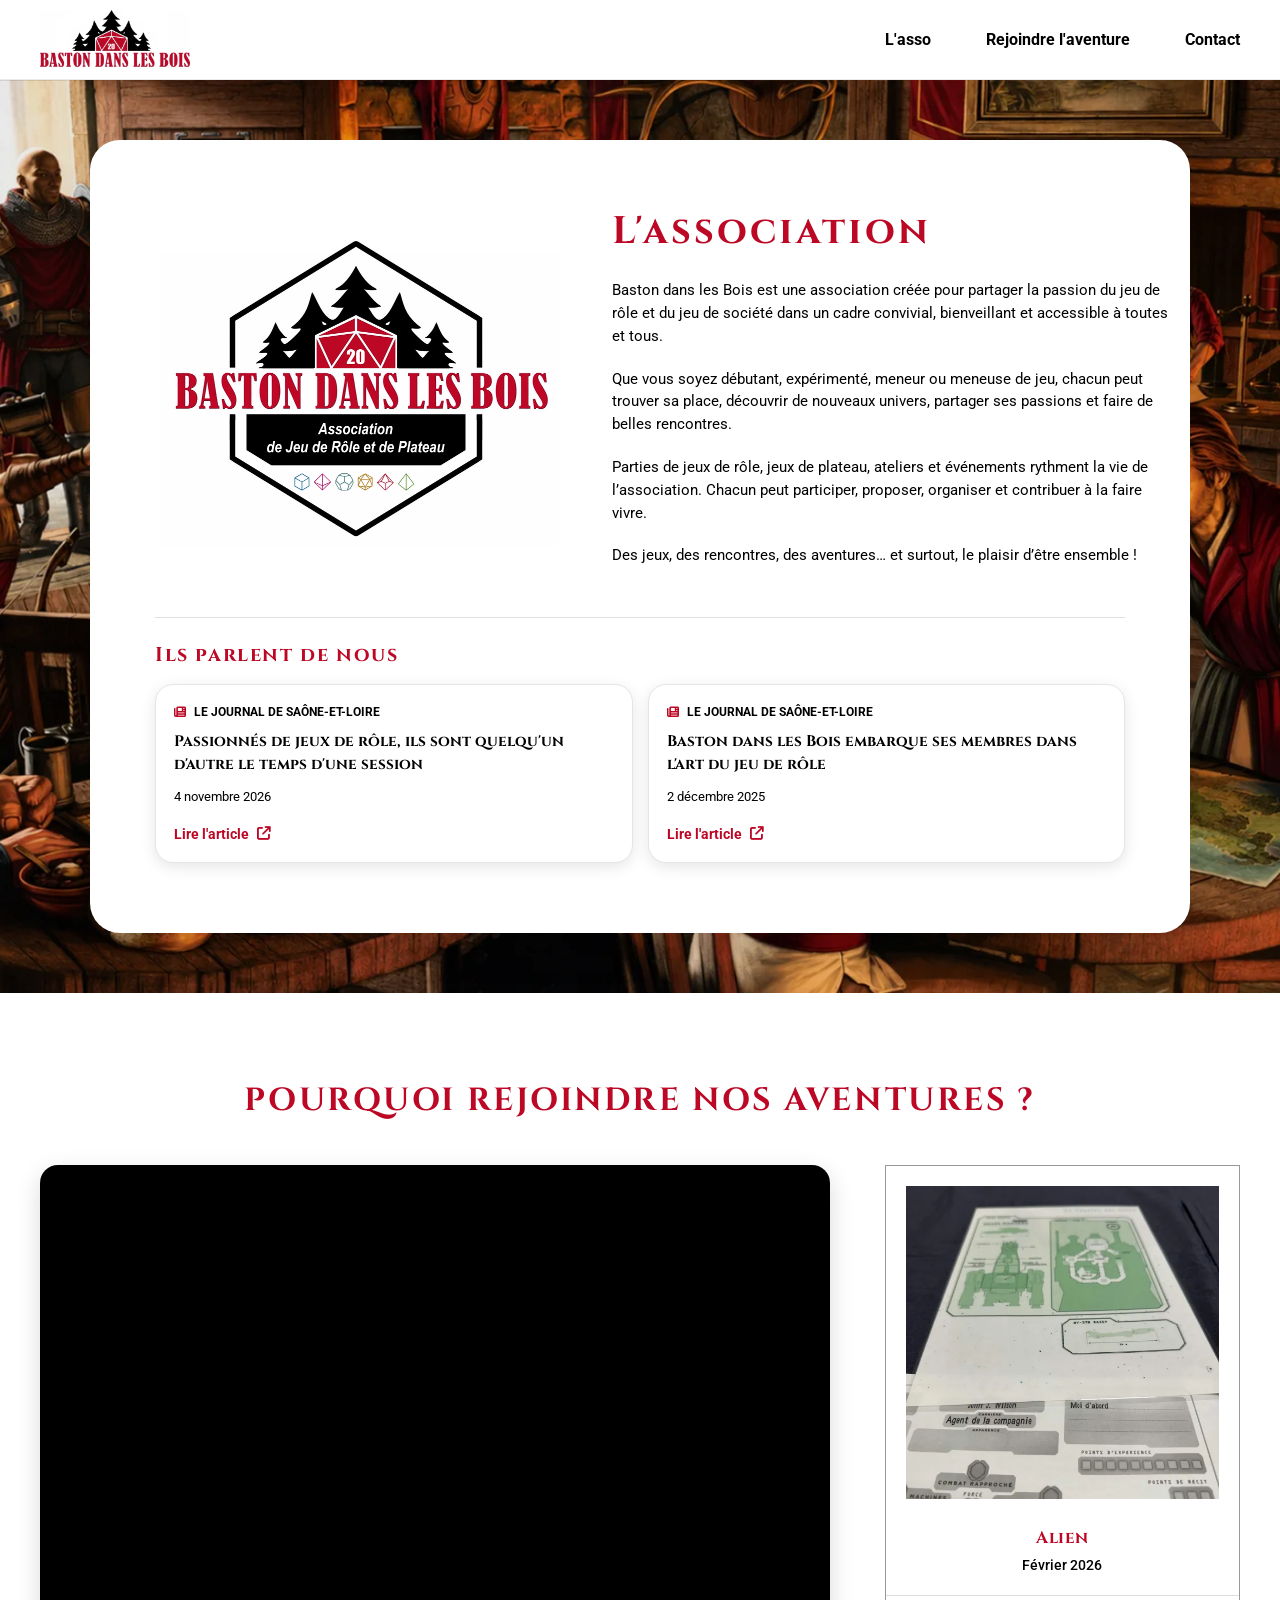
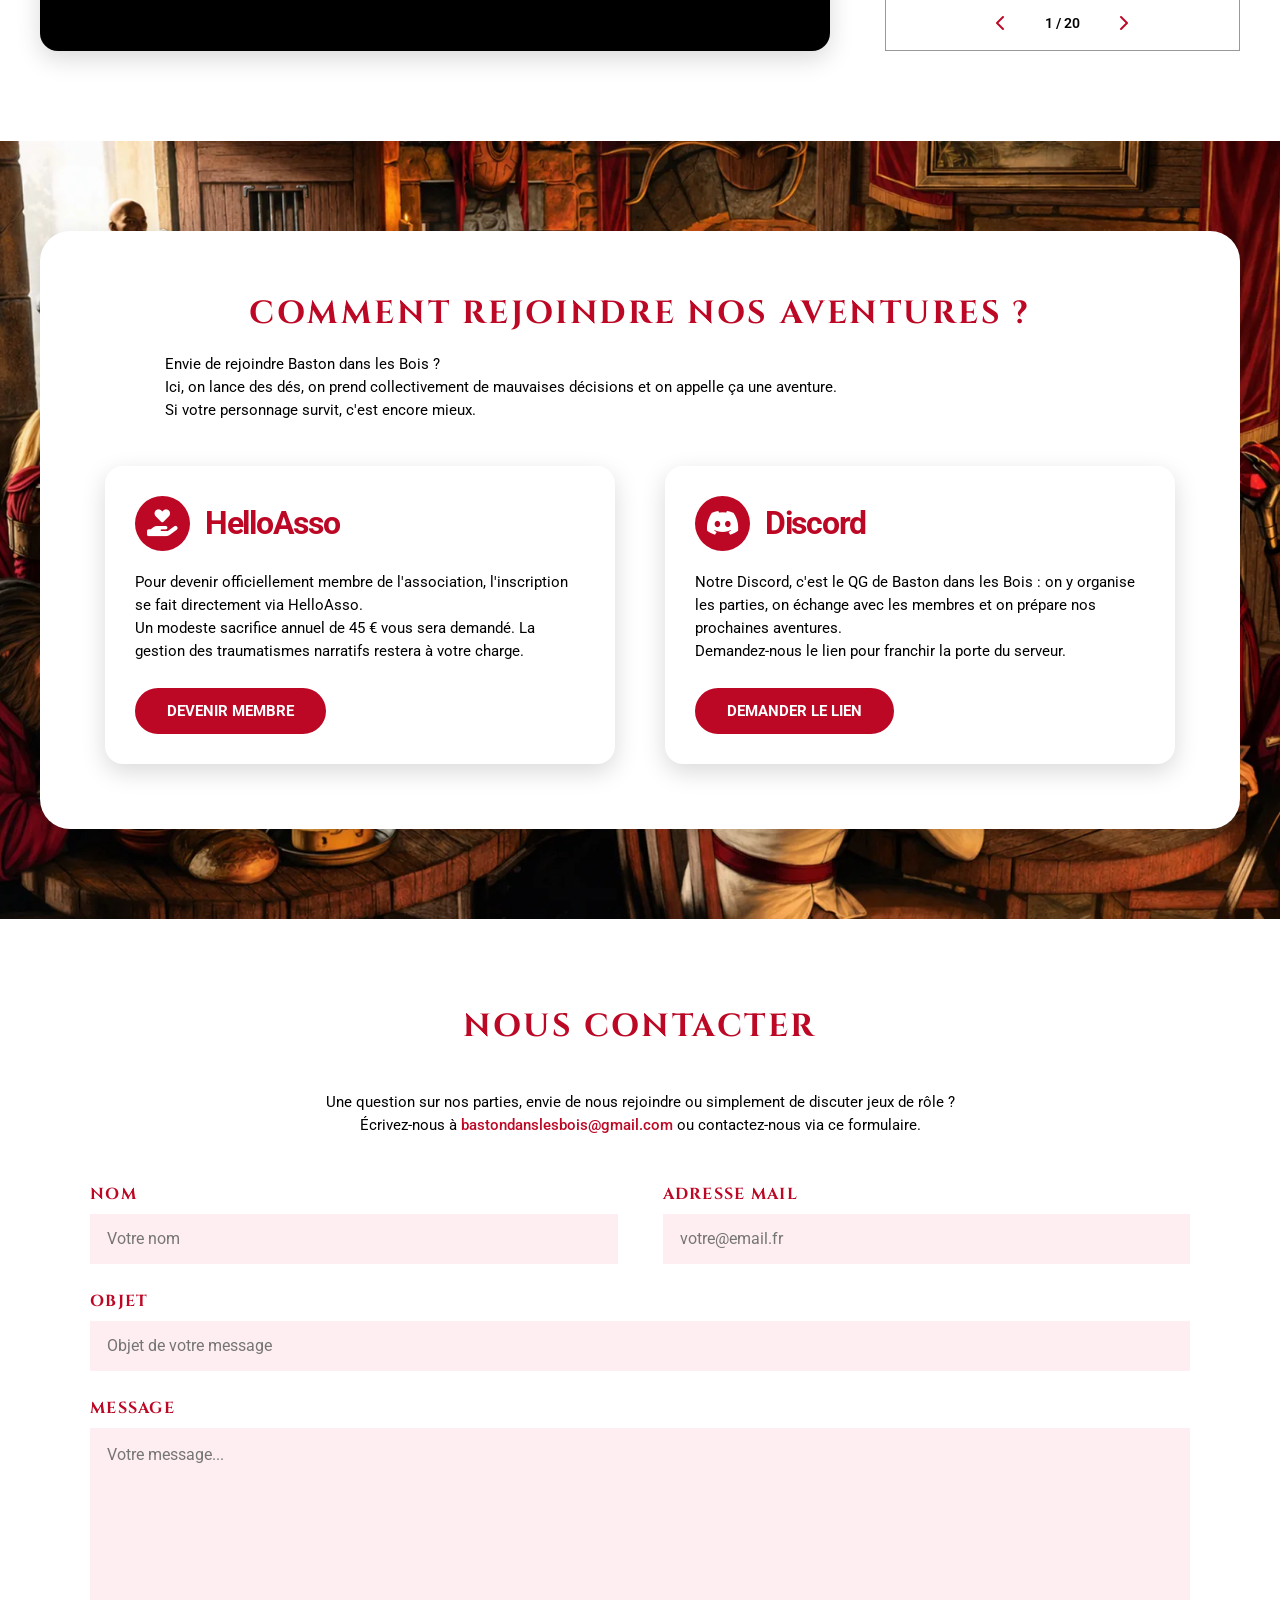
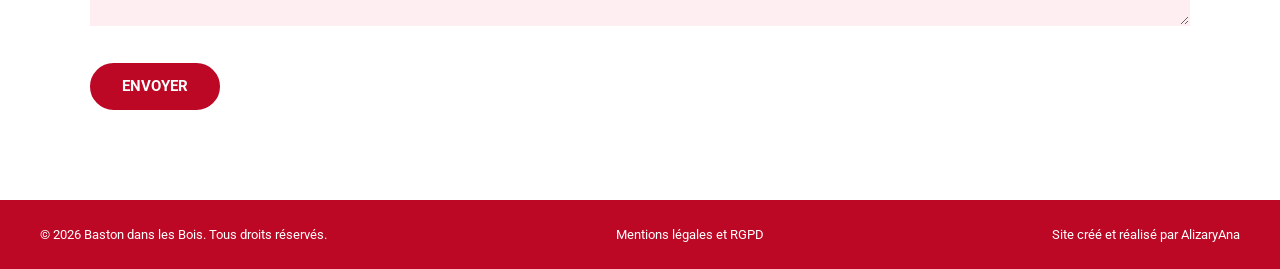
<file: index.html>
<!DOCTYPE html>
<html lang="fr">

<head>

    <meta charset="UTF-8">

    <meta
        name="viewport"
        content="width=device-width, initial-scale=1.0"
    >

    <meta
        name="description"
        content="Baston dans les Bois - Association de jeux de rôle et de jeux de plateau."
    >

    <title>Baston dans les Bois - Association de jeux de rôle</title>
    <link rel="icon" href="/favicon.ico" type="image/x-icon">


    <!-- =========================================================
         GOOGLE FONTS
    ========================================================== -->

    <link rel="preconnect" href="https://fonts.googleapis.com">

    <link
        rel="preconnect"
        href="https://fonts.gstatic.com"
        crossorigin
    >

    <link
        href="https://fonts.googleapis.com/css2?family=Cinzel:wght@600;700;800&family=Roboto:wght@400;500;600;700&display=swap"
        rel="stylesheet"
    >


    <!-- =========================================================
         FONT AWESOME
    ========================================================== -->

    <link
        rel="stylesheet"
        href="https://cdnjs.cloudflare.com/ajax/libs/font-awesome/6.7.2/css/all.min.css"
    >


    <!-- =========================================================
         OPEN GRAPH
         Facebook / Discord / WhatsApp / LinkedIn...
    ========================================================== -->

    <meta
        property="og:type"
        content="website"
    >

    <meta
        property="og:title"
        content="Baston dans les Bois - Association de jeux de rôle"
    >

    <meta
        property="og:description"
        content="Baston dans les Bois, une association de jeux de rôle et de jeux de plateau au Creusot."
    >

    <meta
        property="og:image"
        content="https://bastondanslesbois.fr/assets/images/logo.png"
    >

    <meta
        property="og:image:alt"
        content="Logo de Baston dans les Bois"
    >

    <meta
        property="og:url"
        content="https://bastondanslesbois.fr/assets/images/logo.png"
    >

    <meta
        property="og:site_name"
        content="Baston dans les Bois"
    >

    <meta
        property="og:locale"
        content="fr_FR"
    >


    <!-- =========================================================
         TWITTER / X CARD
    ========================================================== -->

    <meta
        name="twitter:card"
        content="summary_large_image"
    >

    <meta
        name="twitter:title"
        content="Baston dans les Bois - Association de jeux de rôle"
    >

    <meta
        name="twitter:description"
        content="Association de jeux de rôle et de jeux de plateau au Creusot."
    >

    <meta
        name="twitter:image"
        content="https://bastondanslesbois.fr/assets/images/logo.png"
    >

    <meta
        name="twitter:image:alt"
        content="Logo de Baston dans les Bois"
    >


    <!-- =========================================================
         CSS
    ========================================================== -->

    <link
        rel="stylesheet"
        href="assets/styles/styles.css"
    >

    <link
        rel="stylesheet"
        href="assets/styles/tablet.css"
    >

        <link
        rel="stylesheet"
        href="assets/styles/mobile.css"
    >

</head>


<body>


    <!-- =========================================================
         HEADER
    ========================================================== -->

    <header class="site-header">

        <div class="container header-inner">


            <!-- LOGO -->

            <a
                href="#accueil"
                class="header-logo"
            >

                <img
                    src="assets/images/logoBan.webp"
                    alt="Baston dans les Bois"
                >

            </a>


            <!-- NAVIGATION -->

            <nav
                class="main-nav"
                aria-label="Navigation principale"
            >

                <a href="#association">
                    L'asso
                </a>

                <a
                    href="#rejoindre"
                >
                    Rejoindre l'aventure
                </a>

                <a href="#contact">
                    Contact
                </a>

            </nav>

        </div>

    </header>



    <!-- =========================================================
         CONTENU PRINCIPAL
    ========================================================== -->

    <main>



<!-- =========================================================
     HERO / ASSOCIATION
========================================================== -->


        <section id="accueil" class="hero-section">
            <div class="hero-overlay"></div>

            <div class="container hero-container">
                <div class="association-card">

                    <div class="association-main">
                        <div class="association-logo">
                            <img
                                src="assets/images/logo.png"
                                alt="Logo de l'association Baston dans les Bois"
                            >
                        </div>

                        <div id="association" class="association-content">
                            <h1>L'association</h1>

                            <p>
                                Baston dans les Bois est une association créée pour partager la passion du jeu de rôle et du jeu de société dans un cadre convivial, bienveillant et accessible à toutes et tous.
                            </p>

                            <p>
                                Que vous soyez débutant, expérimenté, meneur ou meneuse de jeu, chacun peut trouver sa place, découvrir de nouveaux univers, partager ses passions et faire de belles rencontres.
                            </p>

                            <p>
                                Parties de jeux de rôle, jeux de plateau, ateliers et événements rythment la vie de l’association. Chacun peut participer, proposer, organiser et contribuer à la faire vivre.
                            </p>

                            <p>
                                Des jeux, des rencontres, des aventures… et surtout, le plaisir d’être ensemble !
                            </p>
                        </div>
                    </div>

                    <div class="press-mentions">
                        <h2>Ils parlent de nous</h2>

                        <div class="press-links">
                            <a
                                href="https://www.lejsl.com/culture-loisirs/2026/11/04/passionnes-de-jeux-de-role-ils-sont-quelqu-un-d-autre-le-temps-d-une-session"
                                class="press-card"
                                target="_blank"
                                rel="noopener noreferrer"
                            >
                                <span class="press-source">
                                    <i class="fa-solid fa-newspaper"></i>
                                    Le Journal de Saône-et-Loire
                                </span>

                                <span class="press-title">
                                    Passionnés de jeux de rôle, ils sont quelqu'un d'autre le temps d'une session
                                </span>

                                <span class="press-date">4 novembre 2026</span>

                                <span class="press-read">
                                    Lire l'article
                                    <i class="fa-solid fa-arrow-up-right-from-square"></i>
                                </span>
                            </a>

                            <a
                                href="https://www.lejsl.com/societe/2025/12/02/baston-dans-les-bois-embarque-ses-membres-dans-l-art-du-jeu-de-role"
                                class="press-card"
                                target="_blank"
                                rel="noopener noreferrer"
                            >
                                <span class="press-source">
                                    <i class="fa-solid fa-newspaper"></i>
                                    Le Journal de Saône-et-Loire
                                </span>

                                <span class="press-title">
                                    Baston dans les Bois embarque ses membres dans l'art du jeu de rôle
                                </span>

                                <span class="press-date">2 décembre 2025</span>

                                <span class="press-read">
                                    Lire l'article
                                    <i class="fa-solid fa-arrow-up-right-from-square"></i>
                                </span>
                            </a>
                        </div>
                    </div>

                </div>
            </div>
        </section>





        <!-- =====================================================
             POURQUOI REJOINDRE NOS AVENTURES
        ====================================================== -->

        <section
            id="rejoindre"
            class="section section-adventures"
        >

            <div class="container">


                <h2 class="section-title">
                    Pourquoi rejoindre nos aventures ?
                </h2>


                <div class="adventures-grid">


                    <!-- =================================================
                         VIDEO
                    ================================================== -->

                <div class="video-wrapper">
                    <iframe
                        src="https://www.youtube-nocookie.com/embed/XhAylcFUNXI"
                        title="Présentation de Baston dans les Bois"
                        allow="accelerometer; autoplay; clipboard-write; encrypted-media; gyroscope; picture-in-picture; web-share"
                        referrerpolicy="strict-origin-when-cross-origin"
                        allowfullscreen
                    ></iframe>
                </div>



                    <!-- =================================================
                         CAROUSEL
                    ================================================== -->

                    <div class="carousel-wrapper">

                        <div class="carousel">

                            <div
                                class="carousel-track"
                                id="carousel-track"
                            ></div>

                        </div>

                        <div class="carousel-controls">

                            <button
                                type="button"
                                class="carousel-button"
                                id="carousel-prev"
                                aria-label="Image précédente"
                            >
                                <i class="fa-solid fa-chevron-left"></i>
                            </button>

                            <span
                                class="carousel-counter"
                                id="carousel-counter"
                            >
                                1 / 24
                            </span>

                            <button
                                type="button"
                                class="carousel-button"
                                id="carousel-next"
                                aria-label="Image suivante"
                            >
                                <i class="fa-solid fa-chevron-right"></i>
                            </button>

                        </div>

                    </div>

                </div>

            </div>

        </section>



        <!-- =====================================================
             COMMENT REJOINDRE NOS AVENTURES
        ====================================================== -->

        <section class="section join-section">

            <div class="container">

                <div class="join-card">

                    <h2 class="section-title">
                        Comment rejoindre nos aventures ?
                    </h2>

                    <p class="section-intro">
                        Envie de rejoindre Baston dans les Bois ?<br>
                        Ici, on lance des dés, on prend collectivement de mauvaises décisions et on appelle ça une aventure.<br>
                        Si votre personnage survit, c'est encore mieux.
                    </p>


                    <div class="join-options">


                        <!-- =================================================
                            HELLOASSO
                        ================================================== -->

                        <article class="join-option">

                            <div class="join-option-header">

                                <div class="platform-icon helloasso-icon">
                                    <i class="fa-solid fa-hand-holding-heart"></i>
                                </div>

                                <h3>
                                    HelloAsso
                                </h3>

                            </div>


                            <p>
                                Pour devenir officiellement membre de l'association,
                                l'inscription se fait directement via HelloAsso. </br>
                                Un modeste sacrifice annuel de 45 € vous sera demandé.
                                La gestion des traumatismes narratifs restera à votre charge.
                            </p>


                            <a
                                href="https://www.helloasso.com/associations/baston-dans-les-bois"
                                class="button button-primary"
                                target="_blank"
                                rel="noopener noreferrer"
                            >
                                Devenir membre
                            </a>

                        </article>



                        <!-- =================================================
                            DISCORD
                        ================================================== -->

                        <article class="join-option">

                            <div class="join-option-header">

                                <div class="platform-icon discord-icon">
                                    <i class="fa-brands fa-discord"></i>
                                </div>

                                <h3>
                                    Discord
                                </h3>

                            </div>


                            <p>
                                Notre Discord, c'est le QG de Baston dans les Bois :
                                on y organise les parties, on échange avec les membres et on prépare nos prochaines aventures. </br>
                                Demandez-nous le lien pour franchir la porte du serveur.
                            </p>


                            <a
                                href="#contact"
                                class="button button-primary"
                            >
                                Demander le lien
                            </a>

                        </article>


                    </div>

                </div>

            </div>

        </section>



        <!-- =====================================================
             CONTACT
        ====================================================== -->

        <section
            id="contact"
            class="section contact-section"
        >

            <div class="container contact-container">


                <h2 class="section-title">
                    Nous contacter
                </h2>


                <p class="contact-intro">

                    Une question sur nos parties, envie de nous rejoindre ou simplement de discuter jeux de rôle ? </br> Écrivez-nous à

                    <a href="mailto:bastondanslesbois@gmail.com">
                        bastondanslesbois@gmail.com
                    </a>

                    ou contactez-nous via ce formulaire.

                </p>



                <form
                    class="contact-form"
                    action="https://api.web3forms.com/submit"
                    method="POST"
                >

                    <!-- =====================================================
                        WEB3FORMS
                    ====================================================== -->

                    <input
                        type="hidden"
                        name="access_key"
                        value="121a7c1a-230e-4259-b2c6-6bd8834f2650"
                    >

                    <input
                        type="hidden"
                        name="subject"
                        value="Nouveau message depuis le site internet"
                    >

                    <input
                        type="hidden"
                        name="from_name"
                        value="Baston dans les Bois"
                    >


                    <!-- =====================================================
                        NOM + EMAIL
                    ====================================================== -->

                    <div class="form-row">


                        <!-- NOM -->

                        <div class="form-group">

                            <label for="name">
                                Nom
                            </label>

                            <input
                                type="text"
                                id="name"
                                name="name"
                                autocomplete="name"
                                placeholder="Votre nom"
                                required
                            >

                        </div>


                        <!-- EMAIL -->

                        <div class="form-group">

                            <label for="email">
                                Adresse mail
                            </label>

                            <input
                                type="email"
                                id="email"
                                name="email"
                                autocomplete="email"
                                placeholder="votre@email.fr"
                                required
                            >

                        </div>

                    </div>


                    <!-- =====================================================
                        OBJET
                    ====================================================== -->

                    <div class="form-group">

                        <label for="message-subject">
                            Objet
                        </label>

                        <input
                            type="text"
                            id="message-subject"
                            name="message_subject"
                            placeholder="Objet de votre message"
                            required
                        >

                    </div>


                    <!-- =====================================================
                        MESSAGE
                    ====================================================== -->

                    <div class="form-group">

                        <label for="message">
                            Message
                        </label>

                        <textarea
                            id="message"
                            name="message"
                            rows="7"
                            placeholder="Votre message..."
                            required
                        ></textarea>

                    </div>


                    <!-- =====================================================
                        ANTI-SPAM
                    ====================================================== -->

                    <input
                        type="checkbox"
                        name="botcheck"
                        class="hidden"
                        style="display: none;"
                        aria-label="Champ anti-spam"
                        tabindex="-1"
                    >


                    <!-- =====================================================
                        BOUTON
                    ====================================================== -->

                    <button
                        type="submit"
                        class="button button-primary"
                    >
                        Envoyer
                    </button>

                </form>

            </div>

        </section>


    </main>



    <!-- =========================================================
         FOOTER
    ========================================================== -->

    <footer class="site-footer">

        <div class="container footer-inner">


            <!-- COPYRIGHT -->

            <p>
                © 2026 Baston dans les Bois. Tous droits réservés.
            </p>



            <!-- LIENS -->

            <div class="footer-links">

                <a href="/mentions-legales.html">
                    Mentions légales et RGPD
                </a>

            </div>



            <!-- CRÉATEUR -->

            <p>

                Site créé et réalisé par

                <a target="_blank" href="https://alizaryana.com">
                    AlizaryAna
                </a>

            </p>


        </div>

    </footer>

<script src="assets/scripts/caroussel.js"></script>
<script src="assets/scripts/contact.js"></script>
</body>

</html>
</file>
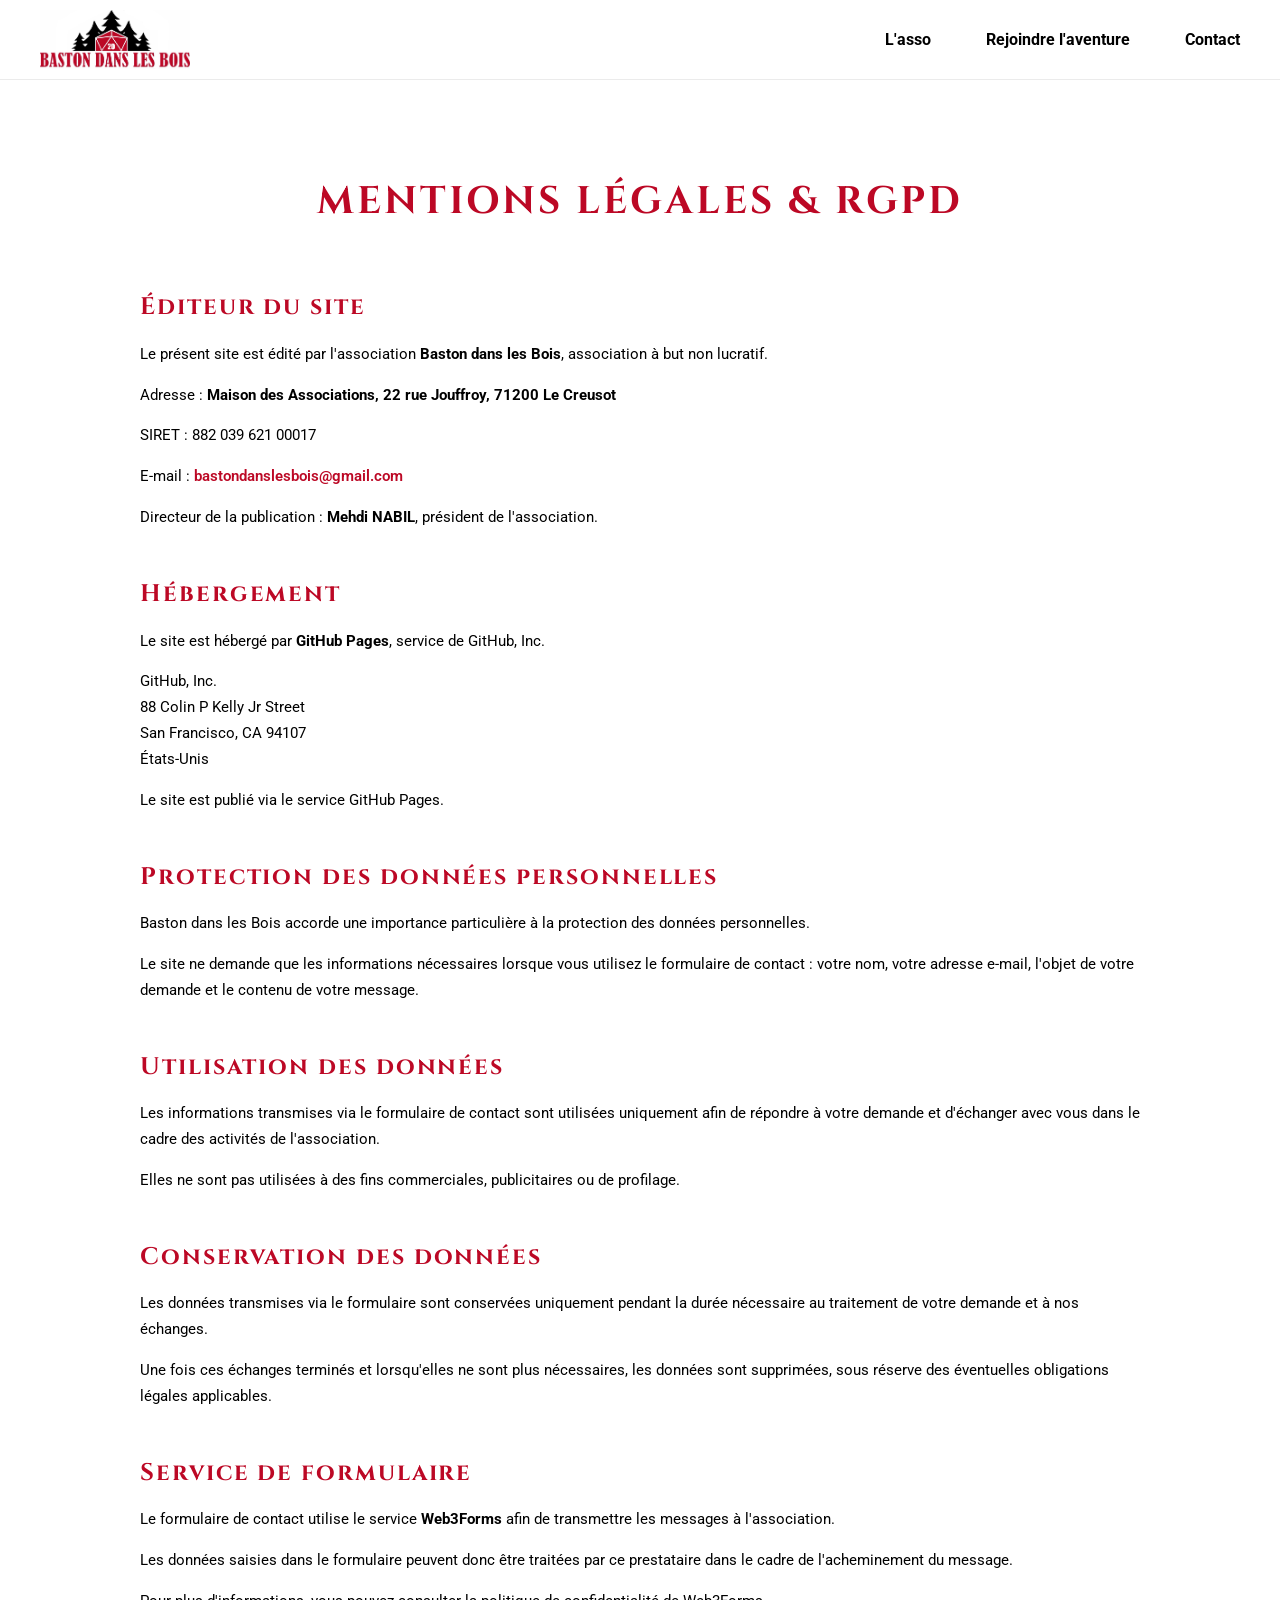
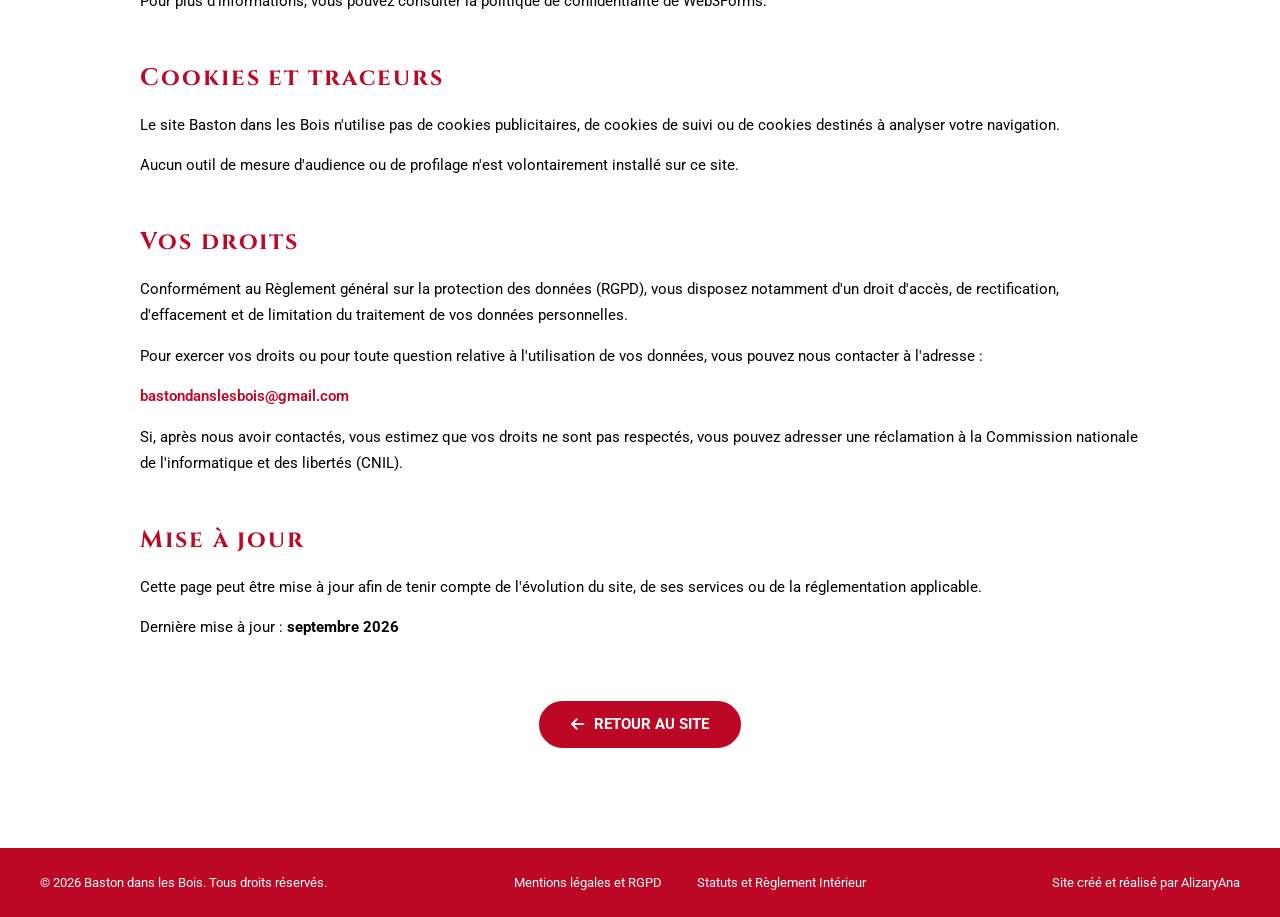
<file: mentions-legales.html>
<!DOCTYPE html>
<html lang="fr">

<head>

    <meta charset="UTF-8">

    <meta
        name="viewport"
        content="width=device-width, initial-scale=1.0"
    >

    <meta
        name="description"
        content="Mentions légales et politique de confidentialité de Baston dans les Bois."
    >

    <title>Mentions légales & RGPD — Baston dans les Bois</title>

    <link rel="preconnect" href="https://fonts.googleapis.com">

    <link
        rel="preconnect"
        href="https://fonts.gstatic.com"
        crossorigin
    >

    <link
        href="https://fonts.googleapis.com/css2?family=Cinzel:wght@600;700;800&family=Roboto:wght@400;500;600;700&display=swap"
        rel="stylesheet"
    >

    <link
        rel="stylesheet"
        href="https://cdnjs.cloudflare.com/ajax/libs/font-awesome/6.7.2/css/all.min.css"
    >

    <link
        rel="stylesheet"
        href="assets/styles/styles.css"
    >

</head>


<body>

    <header class="site-header">

        <div class="container header-inner">

            <a
                href="index.html"
                class="header-logo"
            >

                <img
                    src="assets/images/logoBan.png"
                    alt="Baston dans les Bois"
                >

            </a>


            <nav
                class="main-nav"
                aria-label="Navigation principale"
            >

                <a href="index.html#association">
                    L'asso
                </a>

                <a href="index.html#rejoindre">
                    Rejoindre l'aventure
                </a>

                <a href="index.html#contact">
                    Contact
                </a>

            </nav>

        </div>

    </header>


    <main>

        <section class="section legal-section">

            <div class="container legal-container">


                <h1 class="section-title">
                    Mentions légales & RGPD
                </h1>


                <!-- =================================================
                     ÉDITEUR
                ================================================== -->

                <section class="legal-block">

                    <h2>
                        Éditeur du site
                    </h2>

                    <p>
                        Le présent site est édité par l'association
                        <strong>Baston dans les Bois</strong>,
                        association à but non lucratif.
                    </p>

                    <p>
                        Adresse : <strong>Maison des Associations, 22 rue Jouffroy, 71200 Le Creusot</strong>
                    </p>

                    <p>
                        SIRET : 882 039 621 00017
                    </p>

                    <p>
                        E-mail :
                        <a href="mailto:bastondanslesbois@gmail.com">
                            bastondanslesbois@gmail.com
                        </a>
                    </p>

                    <p>
                        Directeur de la publication :
                        <strong>Mehdi NABIL</strong>, président de l'association.
                    </p>

                </section>


                <!-- =================================================
                     HÉBERGEMENT
                ================================================== -->

                <section class="legal-block">

                    <h2>
                        Hébergement
                    </h2>

                    <p>
                        Le site est hébergé par <strong>GitHub Pages</strong>, service de GitHub, Inc.
                    </p>

                    <p>
                        GitHub, Inc.<br>
                        88 Colin P Kelly Jr Street<br>
                        San Francisco, CA 94107<br>
                        États-Unis
                    </p>

                    <p>
                        Le site est publié via le service GitHub Pages.
                    </p>

                </section>


                <!-- =================================================
                     DONNÉES PERSONNELLES
                ================================================== -->

                <section class="legal-block">

                    <h2>
                        Protection des données personnelles
                    </h2>

                    <p>
                        Baston dans les Bois accorde une importance particulière
                        à la protection des données personnelles.
                    </p>

                    <p>
                        Le site ne demande que les informations nécessaires
                        lorsque vous utilisez le formulaire de contact :
                        votre nom, votre adresse e-mail, l'objet de votre demande
                        et le contenu de votre message.
                    </p>

                </section>


                <!-- =================================================
                     FINALITÉ
                ================================================== -->

                <section class="legal-block">

                    <h2>
                        Utilisation des données
                    </h2>

                    <p>
                        Les informations transmises via le formulaire de contact
                        sont utilisées uniquement afin de répondre à votre demande
                        et d'échanger avec vous dans le cadre des activités de
                        l'association.
                    </p>

                    <p>
                        Elles ne sont pas utilisées à des fins commerciales,
                        publicitaires ou de profilage.
                    </p>

                </section>


                <!-- =================================================
                     CONSERVATION
                ================================================== -->

                <section class="legal-block">

                    <h2>
                        Conservation des données
                    </h2>

                    <p>
                        Les données transmises via le formulaire sont conservées
                        uniquement pendant la durée nécessaire au traitement
                        de votre demande et à nos échanges.
                    </p>

                    <p>
                        Une fois ces échanges terminés et lorsqu'elles ne sont
                        plus nécessaires, les données sont supprimées,
                        sous réserve des éventuelles obligations légales
                        applicables.
                    </p>

                </section>


                <!-- =================================================
                     PRESTATAIRE
                ================================================== -->

                <section class="legal-block">

                    <h2>
                        Service de formulaire
                    </h2>

                    <p>
                        Le formulaire de contact utilise le service
                        <strong>Web3Forms</strong> afin de transmettre
                        les messages à l'association.
                    </p>

                    <p>
                        Les données saisies dans le formulaire peuvent donc
                        être traitées par ce prestataire dans le cadre
                        de l'acheminement du message.
                    </p>

                    <p>
                        Pour plus d'informations, vous pouvez consulter
                        la politique de confidentialité de Web3Forms.
                    </p>

                </section>


                <!-- =================================================
                     COOKIES
                ================================================== -->

                <section class="legal-block">

                    <h2>
                        Cookies et traceurs
                    </h2>

                    <p>
                        Le site Baston dans les Bois n'utilise pas de cookies
                        publicitaires, de cookies de suivi ou de cookies
                        destinés à analyser votre navigation.
                    </p>

                    <p>
                        Aucun outil de mesure d'audience ou de profilage
                        n'est volontairement installé sur ce site.
                    </p>

                </section>


                <!-- =================================================
                     DROITS
                ================================================== -->

                <section class="legal-block">

                    <h2>
                        Vos droits
                    </h2>

                    <p>
                        Conformément au Règlement général sur la protection
                        des données (RGPD), vous disposez notamment d'un droit
                        d'accès, de rectification, d'effacement et de limitation
                        du traitement de vos données personnelles.
                    </p>

                    <p>
                        Pour exercer vos droits ou pour toute question relative
                        à l'utilisation de vos données, vous pouvez nous contacter
                        à l'adresse :
                    </p>

                    <p>
                        <a href="mailto:bastondanslesbois@gmail.com">
                            bastondanslesbois@gmail.com
                        </a>
                    </p>

                    <p>
                        Si, après nous avoir contactés, vous estimez que vos droits
                        ne sont pas respectés, vous pouvez adresser une réclamation
                        à la Commission nationale de l'informatique et des libertés
                        (CNIL).
                    </p>

                </section>


                <!-- =================================================
                     MISE À JOUR
                ================================================== -->

                <section class="legal-block">

                    <h2>
                        Mise à jour
                    </h2>

                    <p>
                        Cette page peut être mise à jour afin de tenir compte
                        de l'évolution du site, de ses services ou de la
                        réglementation applicable.
                    </p>

                    <p>
                        Dernière mise à jour :
                        <strong>septembre 2026</strong>
                    </p>

                </section>


                <div class="legal-back">

                    <a
                        href="index.html"
                        class="button button-primary"
                    >
                        <i class="fa-solid fa-arrow-left"></i>
                        Retour au site
                    </a>

                </div>


            </div>

        </section>

    </main>


    <footer class="site-footer">

        <div class="container footer-inner">

            <p>
                © 2026 Baston dans les Bois. Tous droits réservés.
            </p>

            <div class="footer-links">

                <a href="mentions-legales.html">
                    Mentions légales et RGPD
                </a>

                <a href="#">
                    Statuts et Règlement Intérieur
                </a>

            </div>

            <p>
                Site créé et réalisé par
                <a href="#">
                    AlizaryAna
                </a>
            </p>

        </div>

    </footer>

</body>

</html>
</file>
<file: assets/styles/styles.css>
/* ============================================================
   ROOT
============================================================ */

:root {

    /* -------------------------
       Couleurs principales
    ------------------------- */
    --color-primary: #BC0825;
    --color-black: #000000;
    --color-white: #FFFFFF;

    /* -------------------------
       Couleurs secondaires
    ------------------------- */
    --color-steel: #5793AE;
    --color-green: #4CAF50;
    --color-amber: #E07A2F;

    /* -------------------------
       Typographies
    ------------------------- */
    --font-heading: "Cinzel", serif;
    --font-body: "Roboto", sans-serif;

    --heading-weight: 700;
    --body-weight: 400;

    /* -------------------------
       Layout
    ------------------------- */
    --container-width: 1200px;
    --section-padding: 90px;

    --radius-small: 8px;
    --radius-medium: 18px;
    --radius-large: 30px;

    /* -------------------------
       Ombres
    ------------------------- */
    --shadow-card:
        0 8px 25px rgba(0, 0, 0, 0.15);

    --shadow-soft:
        0 4px 15px rgba(0, 0, 0, 0.10);

    /* -------------------------
       Transitions
    ------------------------- */
    --transition-fast: 0.2s ease;
    --transition-normal: 0.3s ease;

}


/* ============================================================
   RESET
============================================================ */

* {
    box-sizing: border-box;
    margin: 0;
    padding: 0;
}

html {
    scroll-behavior: smooth;
}

body {
    font-family: var(--font-body);
    font-weight: var(--body-weight);
    color: var(--color-black);
    background: var(--color-white);
    line-height: 1.5;
}

img {
    display: block;
    max-width: 100%;
}

a {
    color: inherit;
    text-decoration: none;
}

button,
input,
textarea {
    font: inherit;
}


/* ============================================================
   CONTAINER
============================================================ */

.container {
    width: min(
        calc(100% - 80px),
        var(--container-width)
    );
    margin-inline: auto;
}


/* ============================================================
   TYPOGRAPHIE
============================================================ */

h1,
h2,
h3,
h4 {
    font-family: var(--font-heading);
    font-weight: var(--heading-weight);
    color: var(--color-primary);
    letter-spacing: 0.08em;
    line-height: 1.15;
}

h1 {
    font-size: clamp(2rem, 3vw, 3.2rem);
}

h2 {
    font-size: clamp(1.8rem, 2.5vw, 2.5rem);
}

h3 {
    font-size: 1.25rem;
}

p {
    font-size: 0.95rem;
}

/* ============================================================
   HEADER
============================================================ */

.site-header {
    position: sticky;
    top: 0;
    z-index: 1000;
    height: 80px;
    background: var(--color-white);
    border-bottom: 1px solid rgba(0, 0, 0, 0.08);
}

.header-inner {
    height: 100%;
    display: flex;
    align-items: center;
    justify-content: space-between;
}

.header-logo {
    height: 48px;
    display: flex;
    align-items: center;
}

.header-logo img {
    width: 150px;
    height: auto;
}

.main-nav {
    display: flex;
    align-items: center;
    gap: 55px;
    height: 100%;
}

.main-nav a {
    position: relative;
    font-size: 1rem;
    font-weight: 700;
    transition:
        color var(--transition-fast);
}

.main-nav a::after {
    content: "";
    position: absolute;
    left: 0;
    bottom: -7px;
    width: 0;
    height: 2px;
    background: var(--color-primary);
    transition:
        width var(--transition-fast);
}

.main-nav a:hover,
.main-nav a:focus-visible {
    color: var(--color-primary);
}

.main-nav a:hover::after,
.main-nav a:focus-visible::after {
    width: 100%;
}

.main-nav .nav-highlight {
    color: var(--color-primary);
}



/* ============================================================
   HERO — DESKTOP
============================================================ */

.hero-section {
    position: relative;
    min-height: 900px;
    display: flex;
    align-items: center;
    background-image: url("../images/background.webp");
    background-size: cover;
    background-position: center;
}

.hero-overlay {
    position: absolute;
    inset: 0;
    background: rgba(0, 0, 0, 0.08);
}

.hero-container {
    position: relative;
    z-index: 1;
    padding-block: 60px;
}

/* RECTANGLE PRINCIPAL — ANCIENNES RÈGLES CONSERVÉES */

.association-card {
    width: 100%;
    max-width: 1100px;
    margin-inline: auto;
    padding: 70px 65px;
    display: flex;
    flex-direction: column;
    gap: 50px;
    background: white;
    border-radius: var(--radius-large);
    box-shadow: 0 15px 40px rgba(0, 0, 0, 0.12);
}

/* LOGO ET PRÉSENTATION */

.association-main {
    display: grid;
    grid-template-columns: 42% 58%;
    align-items: center;
    gap: 50px;
}

.association-logo {
    display: flex;
    align-items: center;
    justify-content: center;
}

.association-logo img {
    width: min(100%, 400px);
    max-height: 350px;
    object-fit: contain;
}

.association-content {
    max-width: 620px;
}

.association-content h1 {
    margin-bottom: 25px;
}

.association-content p + p {
    margin-top: 20px;
}

/* PRESSE */

.press-mentions {
    width: 100%;
    padding-top: 25px;
    border-top: 1px solid rgba(0, 0, 0, 0.12);
}

.press-mentions h2 {
    margin-bottom: 18px;
    font-size: 1.25rem;
    text-align: left;
}

.press-links {
    display: grid;
    grid-template-columns: repeat(2, minmax(0, 1fr));
    gap: 15px;
}

.press-card {
    min-width: 0;
    display: flex;
    flex-direction: column;
    align-items: flex-start;
    gap: 10px;
    padding: 18px;
    border: 1px solid #e5e5e5;
    border-radius: var(--radius-medium);
    background: #fff;
    box-shadow: var(--shadow-soft);
    text-decoration: none;
    transition:
        transform var(--transition-fast),
        box-shadow var(--transition-fast),
        border-color var(--transition-fast);
}

.press-card:hover {
    transform: translateY(-3px);
    border-color: var(--color-primary);
    box-shadow: var(--shadow-card);
}

.press-source {
    display: flex;
    align-items: center;
    gap: 8px;
    color: var(--color-grey);
    font-size: 0.75rem;
    font-weight: 700;
    text-transform: uppercase;
}

.press-source i {
    color: var(--color-primary);
}

.press-title {
    color: var(--color-black);
    font-family: var(--font-heading);
    font-size: 0.95rem;
    font-weight: 700;
    line-height: 1.5;
}

.press-date {
    color: var(--color-grey);
    font-size: 0.8rem;
}

.press-read {
    display: flex;
    align-items: center;
    gap: 8px;
    margin-top: auto;
    padding-top: 8px;
    color: var(--color-primary);
    font-size: 0.85rem;
    font-weight: 700;
}


/* ============================================================
   SECTIONS
============================================================ */

.section {
    padding-block: var(--section-padding);
}

.section-title {
    margin-bottom: 45px;
    text-align: center;
    text-transform: uppercase;
}


/* ============================================================
   ADVENTURES
============================================================ */

.section-adventures {
    background: var(--color-white);
}

.adventures-grid {
    display: grid;
    grid-template-columns:
        minmax(0, 2fr)
        minmax(280px, 0.9fr);
    gap: 55px;
    align-items: stretch;
}

.video-wrapper,
.carousel-wrapper {
    min-width: 0;
}


.video-placeholder {
    min-height: 340px;
    display: flex;
    align-items: center;
    justify-content: center;
    background: var(--color-black);
    color: var(--color-white);
    font-family: var(--font-heading);
    font-size: 2rem;
    font-weight: 700;
    letter-spacing: 0.08em;
}

.video-placeholder span {
    display: block;
}

.video-wrapper {
    position: relative;
    width: 100%;
    aspect-ratio: 16 / 9;
    overflow: hidden;
    border-radius: var(--radius-medium);
    background: #000;
    box-shadow: var(--shadow-card);
}

.video-wrapper iframe {
    position: absolute;
    inset: 0;
    width: 100%;
    height: 100%;
    border: none;
}

/* ============================================================
   CAROUSEL
============================================================ */

.carousel-wrapper {
    width: 100%;

    display: flex;
    flex-direction: column;

    border: 1px solid #999;
    background: var(--color-white);

    overflow: hidden;
}


.carousel {
    width: 100%;

    display: flex;
    justify-content: center;

    overflow: hidden;
}


/* Conteneur du titre et de la date */
.carousel-caption {
    width: 100%;
    padding-top: 15px;
    text-align: center;
}

/* Nom du jeu */
.carousel-caption h3 {
    margin: 0;
    color: var(--color-primary);
    font-family: var(--font-heading);
    font-size: 1.05rem;
    font-weight: 700;
    letter-spacing: 0.05em;
}

/* Date de la partie */
.carousel-date {
    margin-top: 6px;
    color: var(--color-grey);
    font-family: var(--font-body);
    font-size: 0.85rem;
    font-weight: 500;
}



/* ============================================================
   CAROUSEL TRACK
============================================================ */

.carousel-track {
    width: 100%;

    display: flex;

    transition: transform 0.4s ease;
}


/* ============================================================
   CARTE
============================================================ */

.carousel-card {
    min-width: 100%;
    width: 100%;

    display: none;

    flex-direction: column;
    align-items: center;

    padding: 20px;
}


.carousel-card.active {
    display: flex;
}


/* ============================================================
   IMAGE CARRÉE
============================================================ */

.carousel-image-wrapper {
    width: 100%;

    aspect-ratio: 1 / 1;

    overflow: hidden;

    background: var(--color-light-grey);
}


.carousel-image-wrapper img {
    width: 100%;
    height: 100%;

    display: block;

    object-fit: cover;
}


/* ============================================================
   NOM DU JEU
============================================================ */

.carousel-card h3 {
    width: 100%;

    margin-top: 15px;

    text-align: center;

    color: var(--color-primary);

    font-family: var(--font-heading);
    font-size: 1.05rem;

    letter-spacing: 0.05em;
}


/* ============================================================
   CONTROLES
============================================================ */

.carousel-controls {
    min-height: 55px;

    display: flex;
    align-items: center;
    justify-content: center;

    gap: 20px;

    border-top: 1px solid #ddd;
}


.carousel-button {
    width: 32px;
    height: 32px;

    display: flex;
    align-items: center;
    justify-content: center;

    border: none;
    background: transparent;

    color: var(--color-primary);

    cursor: pointer;

    transition:
        transform 0.2s ease,
        color 0.2s ease;
}


.carousel-button:hover {
    transform: scale(1.15);

    color: var(--color-black);
}


.carousel-counter {
    min-width: 50px;

    text-align: center;

    font-size: 0.85rem;
    font-weight: 600;
}


/* ============================================================
   JOIN SECTION
============================================================ */

.join-section {
    position: relative;
    background-image:
        url("../images/background.webp");
    background-size: cover;
    background-position: center;
}

.join-card {
    padding: 65px;
    background:
       rgba(255, 255, 255, 1);
    border-radius: var(--radius-large);
    box-shadow: var(--shadow-card);
}

.join-card .section-title {
    margin-bottom: 20px;
}

.section-intro {
    max-width: 950px;
    margin-inline: auto;
    margin-bottom: 45px;
    text-align: left;
}


.join-options {
    display: grid;
    grid-template-columns: repeat(2, 1fr);
    gap: 50px;
}

.join-option {
    padding: 30px;
    background: var(--color-white);
    border-radius: var(--radius-medium);
    box-shadow: var(--shadow-card);
    transition:
        transform var(--transition-normal),
        box-shadow var(--transition-normal);
}


.join-option:hover {
    box-shadow:
        0 14px 35px rgba(0, 0, 0, 0.17);
}


.join-option-header {
    display: flex;
    align-items: center;
    gap: 15px;
    margin-bottom: 20px;
}

.join-option-header h3 {
    font-family: var(--font-body);
    font-size: 2rem;
    font-weight: 700;
    letter-spacing: -0.04em;
}

.platform-icon {
    width: 55px;
    height: 55px;
    display: flex;
    align-items: center;
    justify-content: center;
    border-radius: 50%;
    font-size: 1.7rem;
    font-weight: 700;
}

.discord-icon, .helloasso-icon {
    background:var(--color-primary);
    color: var(--color-white);
}

.join-option p {
    margin-bottom: 25px;
}


/* ============================================================
   BUTTONS
============================================================ */

.button {
    min-height: 45px;
    display: inline-flex;
    align-items: center;
    justify-content: center;
    padding: 10px 30px;
    border-radius: 999px;
    font-size: 0.95rem;
    font-weight: 700;
    text-transform: uppercase;
    cursor: pointer;
    transition:
        background-color var(--transition-fast),
        color var(--transition-fast),
        border-color var(--transition-fast),
        transform var(--transition-fast);
}

.button:hover {
    transform: translateY(-2px);
}

.button-primary {
    border: 2px solid var(--color-primary);
    background: var(--color-primary);
    color: var(--color-white);
}


.button-primary:hover,
.button-primary:focus-visible {
    background: var(--color-white);
    color: var(--color-primary);
}


/* ============================================================
   CONTACT
============================================================ */

.contact-section {
    background: var(--color-white);
}

.contact-container {
    max-width: 1100px;
}

.contact-intro {
    margin-bottom: 45px;
    text-align: center;
}

.contact-intro a {
    color: var(--color-primary);
    font-weight: 500;
}

.contact-form {
    width: 100%;
}

.form-row {
    display: grid;
    grid-template-columns: repeat(2, 1fr);
    gap: 45px;
}

.form-group {
    margin-bottom: 25px;
}

.form-group label {
    display: block;
    margin-bottom: 8px;
    color: var(--color-primary);
    font-family: var(--font-heading);
    font-size: 1rem;
    font-weight: 700;
    text-transform: uppercase;
    letter-spacing: 0.08em;
}

.form-group input,
.form-group textarea {
    width: 100%;
    border: 1px solid transparent;
    background: #ffeef1;
    padding: 14px 16px;
    border-radius: 0;
    color: var(--color-black);
    outline: none;
    transition:
        border-color var(--transition-fast),
        background-color var(--transition-fast);
}

.form-group input {
    height: 50px;
}

.form-group textarea {
    min-height: 160px;
    resize: vertical;
}

.form-group input:focus,
.form-group textarea:focus {
    border-color: var(--color-primary);
    background: #fff;
}

.contact-form .button {
    margin-top: 5px;
}


/* ============================================================
   FOOTER
============================================================ */

.site-footer {
    padding-block: 25px;
    background: var(--color-primary);
    color: var(--color-white);
}

.footer-inner {
    display: flex;
    align-items: center;
    justify-content: space-between;
    gap: 30px;
}

.footer-inner p,
.footer-inner a {
    font-size: 0.8rem;
}

.footer-links {
    display: flex;
    gap: 35px;
}

.footer-inner a {
    transition:
        opacity var(--transition-fast);
}

.footer-inner a:hover {
    text-decoration: underline;
}


/* ============================================================
   ACCESSIBILITÉ
============================================================ */

:focus-visible {
    outline: 3px solid var(--color-amber);
    outline-offset: 3px;
}


/* ============================================================
   PAGE MENTIONS LÉGALES
============================================================ */

.legal-section {
    padding-top: 100px;
    padding-bottom: 100px;
}

.legal-container {
    max-width: 1000px;
}

.legal-container > .section-title {
    margin-bottom: 70px;
}

.legal-block {
    margin-bottom: 50px;
}

.legal-block h2 {
    margin-bottom: 20px;
    font-size: 1.5rem;
}

.legal-block p {
    margin-bottom: 15px;
    line-height: 1.7;
}

.legal-block a {
    color: var(--color-primary);
    font-weight: 600;
}

.legal-back {
    margin-top: 60px;
    text-align: center;
}

.legal-back a i {
    margin-right: 10px;
}
</file>
<file: assets/styles/tablet.css>
@media (max-width: 900px) {
    :root {
        --section-padding: 70px;
    }

    .container {
        width: min(
            calc(100% - 40px),
            var(--container-width)
        );
    }

    .main-nav {
        gap: 25px;
    }

    .association-card {
        grid-template-columns: 1fr;
        padding: 50px 40px;
        text-align: center;
    }

    .association-content {
        max-width: none;
    }

    .adventures-grid {
        grid-template-columns: 1fr;
    }

    .video-placeholder,
    .carousel-card {
        min-height: 300px;
    }

    .join-card {
        padding: 45px 35px;
    }

    .join-options {
        gap: 30px;
    }

    .footer-inner {
        flex-wrap: wrap;
        justify-content: center;
        text-align: center;
    }

}


/* ============================================================
   TABLETTE — 651px à 1024px
============================================================ */

@media (min-width: 651px) and (max-width: 1024px) {

    /* HERO */

    .hero-section {
        min-height: auto;
        padding-inline: 20px;
    }

    .hero-container {
        width: 100%;
        padding-block: 45px;
    }

    .association-card {
        max-width: 850px;
        padding: 55px 45px;
        gap: 40px;
    }

    /* LOGO + PRÉSENTATION */

    .association-main {
        grid-template-columns: 38% 62%;
        gap: 30px;
    }

    .association-logo img {
        width: 100%;
        max-width: 280px;
        max-height: 280px;
    }

    .association-content {
        max-width: 100%;
    }

    .association-content h1 {
        margin-bottom: 20px;
        font-size: 2.2rem;
    }

    .association-content p {
        font-size: 0.95rem;
        line-height: 1.65;
    }

    .association-content p + p {
        margin-top: 15px;
    }

    /* PRESSE */

    .press-mentions {
        padding-top: 25px;
    }

    .press-mentions h2 {
        font-size: 1.2rem;
    }

    .press-links {
        grid-template-columns: repeat(2, minmax(0, 1fr));
        gap: 12px;
    }

    .press-card {
        padding: 17px;
    }

    .press-title {
        font-size: 0.88rem;
    }
}


/* ============================================================
   PETITES TABLETTES — 651px à 800px
============================================================ */

@media (min-width: 651px) and (max-width: 800px) {

    .association-card {
        padding: 40px 35px;
        gap: 30px;
    }

    .association-main {
        grid-template-columns: 1fr;
        gap: 25px;
    }

    .association-logo img {
        max-width: 220px;
        max-height: 220px;
    }

    .association-content h1 {
        text-align: center;
    }

    .press-links {
        grid-template-columns: 1fr;
    }
}
</file>
<file: assets/styles/mobile.css>
/* ============================================================
   RESPONSIVE MOBILE — BASTON DANS LES BOIS
   Téléphones : jusqu'à 650 px
============================================================ */


/* ============================================================
   RÈGLES GÉNÉRALES
============================================================ */

@media (max-width: 650px) {

    :root {
        --section-padding: 50px;
    }

    html {
        scroll-behavior: smooth;
    }

    body {
        width: 100%;
        overflow-x: hidden;
        font-size: 15px;
    }

    .container {
        width: calc(100% - 28px);
        max-width: 100%;
    }

    img {
        max-width: 100%;
        height: auto;
    }

    .section {
        padding-block: var(--section-padding);
        scroll-margin-top: 125px;
    }

    .section-title {
        font-size: clamp(1.35rem, 6vw, 1.8rem);
        line-height: 1.3;
        margin-bottom: 30px;
        letter-spacing: 0.04em;
        overflow-wrap: break-word;
    }

    p {
        font-size: 0.92rem;
        line-height: 1.65;
    }


    /* ========================================================
       HEADER ET NAVIGATION
    ======================================================== */

    .site-header {
        position: sticky;
        top: 0;
        z-index: 1000;
        height: auto;
    }

    .header-inner {
        min-height: 0;
        height: auto;
        padding-block: 10px;
        flex-direction: column;
        justify-content: center;
        gap: 10px;
    }

    .header-logo {
        height: 34px;
        justify-content: center;
    }

    .header-logo img {
        width: 115px;
        max-height: 34px;
        object-fit: contain;
    }

    .main-nav {
        width: 100%;
        height: auto;
        display: flex;
        flex-wrap: wrap;
        justify-content: center;
        align-items: center;
        gap: 5px 18px;
    }

    .main-nav a {
        font-size: 0.78rem;
        line-height: 1.4;
        padding: 5px 0;
        text-align: center;
    }

    .main-nav a::after {
        bottom: 0;
    }


    /* ========================================================
       HERO / ASSOCIATION
    ======================================================== */

    .hero-section {
        min-height: auto;
        background-position: center;
        background-size: cover;
    }

    .hero-container {
        padding-block: 25px;
    }

    .association-card {
        width: 100%;
        display: flex;
        flex-direction: column;
        align-items: center;
        gap: 22px;
        padding: 28px 20px;
        border-radius: 18px;
    }

    .association-logo {
        width: 100%;
    }

    .association-logo img {
        width: min(100%, 210px);
        max-height: 210px;
        object-fit: contain;
        margin-inline: auto;
    }

    .association-content {
        width: 100%;
        max-width: none;
        text-align: left;
    }

    .association-content h1 {
        font-size: 1.8rem;
        text-align: center;
        margin-bottom: 20px;
    }

    .association-content p {
        font-size: 0.9rem;
        line-height: 1.7;
    }

    .association-content p + p {
        margin-top: 14px;
    }


    /* ========================================================
       POURQUOI REJOINDRE NOS AVENTURES
    ======================================================== */

    .adventures-grid {
        grid-template-columns: minmax(0, 1fr);
        gap: 30px;
    }

    .video-wrapper {
        width: 100%;
        aspect-ratio: 16 / 9;
        min-height: 0;
        border-radius: 12px;
    }

    .video-wrapper iframe {
        width: 100%;
        height: 100%;
    }


    /* ========================================================
       CARROUSEL
    ======================================================== */

    .carousel-wrapper {
        width: 100%;
        min-width: 0;
        border-radius: 10px;
    }

    .carousel {
        width: 100%;
        min-width: 0;
    }

    .carousel-track {
        width: 100%;
        gap: 0;
    }

    .carousel-card {
        width: 100%;
        min-width: 100%;
        min-height: 0;
        padding: 14px;
    }

    .carousel-card.active {
        display: flex;
    }

    .carousel-image-wrapper {
        width: 100%;
        max-width: 100%;
        aspect-ratio: 1 / 1;
        overflow: hidden;
    }

    .carousel-image-wrapper img {
        width: 100%;
        height: 100%;
        object-fit: cover;
    }

    .carousel-caption {
        padding-top: 12px;
    }

    .carousel-caption h3,
    .carousel-card h3 {
        font-size: 0.95rem;
        line-height: 1.4;
        overflow-wrap: anywhere;
    }

    .carousel-date {
        margin-top: 5px;
        font-size: 0.8rem;
    }

    .carousel-controls {
        min-height: 50px;
        gap: 25px;
    }

    .carousel-button {
        width: 42px;
        height: 42px;
        font-size: 1rem;
    }

    .carousel-counter {
        font-size: 0.85rem;
    }


    /* ========================================================
       SECTION REJOINDRE
    ======================================================== */

    .join-section {
        background-position: center;
        background-size: cover;
    }

    .join-card {
        padding: 28px 18px;
        border-radius: 18px;
    }

    .join-card .section-title {
        margin-bottom: 20px;
    }

    .section-intro {
        width: 100%;
        margin-bottom: 30px;
        font-size: 0.9rem;
        text-align: left;
    }

    .join-options {
        width: 100%;
        grid-template-columns: minmax(0, 1fr);
        gap: 20px;
    }

    .join-option {
        min-width: 0;
        padding: 22px 18px;
        border-radius: 14px;
    }

    .join-option-header {
        gap: 12px;
        margin-bottom: 15px;
    }

    .platform-icon {
        flex: 0 0 45px;
        width: 45px;
        height: 45px;
        font-size: 1.4rem;
    }

    .join-option-header h3 {
        min-width: 0;
        font-size: 1.4rem;
        overflow-wrap: anywhere;
    }

    .join-option p {
        font-size: 0.88rem;
        margin-bottom: 20px;
    }


    /* ========================================================
       BOUTONS
    ======================================================== */

    .button {
        min-height: 46px;
        max-width: 100%;
        padding: 11px 18px;
        font-size: 0.85rem;
        white-space: normal;
        text-align: center;
    }

    .join-option .button,
    .contact-form > .button {
        width: 100%;
    }


    /* ========================================================
       CONTACT
    ======================================================== */

    .contact-container {
        width: calc(100% - 32px);
    }

    .contact-intro {
        margin-bottom: 30px;
        font-size: 0.9rem;
        overflow-wrap: anywhere;
    }

    .contact-intro a {
        overflow-wrap: anywhere;
    }

    .form-row {
        grid-template-columns: minmax(0, 1fr);
        gap: 0;
    }

    .form-group {
        width: 100%;
        min-width: 0;
        margin-bottom: 20px;
    }

    .form-group label {
        font-size: 0.88rem;
        margin-bottom: 7px;
    }

    .form-group input,
    .form-group textarea {
        width: 100%;
        min-width: 0;
        padding: 13px 12px;
        font-size: 16px;
        border-radius: 5px;
    }

    .form-group input {
        height: 48px;
    }

    .form-group textarea {
        min-height: 140px;
    }

    .contact-form > .button {
        margin-top: 5px;
    }


    /* ========================================================
       FOOTER
    ======================================================== */

    .site-footer {
        padding-block: 25px;
    }

    .footer-inner {
        flex-direction: column;
        align-items: center;
        justify-content: center;
        gap: 15px;
        text-align: center;
    }

    .footer-inner p,
    .footer-inner a {
        font-size: 0.78rem;
        line-height: 1.6;
    }

    .footer-links {
        flex-direction: column;
        align-items: center;
        gap: 10px;
    }


    /* ========================================================
       MENTIONS LÉGALES
    ======================================================== */

    .legal-section {
        padding-block: 45px;
    }

    .legal-container {
        width: calc(100% - 32px);
    }

    .legal-container > .section-title {
        margin-bottom: 35px;
    }

    .legal-block {
        margin-bottom: 30px;
    }

    .legal-block h2 {
        font-size: 1.2rem;
        margin-bottom: 12px;
    }

    .legal-block p {
        font-size: 0.88rem;
        overflow-wrap: anywhere;
    }

    .legal-back {
        margin-top: 35px;
    }

}


/* ============================================================
   TRÈS PETITS TÉLÉPHONES — 380 PX ET MOINS
============================================================ */

@media (max-width: 380px) {

    :root {
        --section-padding: 38px;
    }

    .container {
        width: calc(100% - 22px);
    }

    .header-inner {
        gap: 6px;
    }

    .main-nav {
        column-gap: 12px;
    }

    .main-nav a {
        font-size: 0.72rem;
    }

    .association-card {
        padding: 22px 15px;
        gap: 18px;
    }

    .association-logo img {
        width: 175px;
    }

    .association-content h1 {
        font-size: 1.55rem;
    }

    .association-content p {
        font-size: 0.85rem;
    }

    .section-title {
        font-size: 1.3rem;
    }

    .join-card {
        padding: 22px 14px;
    }

    .join-option {
        padding: 18px 14px;
    }

    .join-option-header h3 {
        font-size: 1.2rem;
    }

    .carousel-card {
        padding: 10px;
    }

    .carousel-caption h3,
    .carousel-card h3 {
        font-size: 0.88rem;
    }

    .button {
        font-size: 0.8rem;
        padding-inline: 12px;
    }

}


/* ============================================================
   ACCESSIBILITÉ : RÉDUCTION DES ANIMATIONS
============================================================ */

@media (prefers-reduced-motion: reduce) {

    html {
        scroll-behavior: auto;
    }

    *,
    *::before,
    *::after {
        animation-duration: 0.01ms !important;
        animation-iteration-count: 1 !important;
        transition-duration: 0.01ms !important;
    }

}



/* ============================================================
   MOBILE — 650px maximum
============================================================ */

@media (max-width: 650px) {

    /* HERO */

    .hero-section {
        min-height: auto;
        padding-inline: 12px;
        background-position: center;
    }

    .hero-overlay {
        background: rgba(0, 0, 0, 0.12);
    }

    .hero-container {
        width: 100%;
        padding-block: 25px;
    }

    /* RECTANGLE */

    .association-card {
        width: 100%;
        max-width: 100%;
        padding: 30px 22px;
        display: flex;
        flex-direction: column;
        gap: 28px;
        border-radius: 18px;
    }

    /* LOGO + PRÉSENTATION */

    .association-main {
        display: flex;
        flex-direction: column;
        align-items: center;
        gap: 25px;
    }

    .association-logo {
        width: 100%;
    }

    .association-logo img {
        width: 100%;
        max-width: 190px;
        max-height: 190px;
    }

    .association-content {
        width: 100%;
        max-width: 100%;
    }

    .association-content h1 {
        margin-bottom: 20px;
        font-size: 1.9rem;
        text-align: center;
    }

    .association-content p {
        font-size: 0.95rem;
        line-height: 1.65;
        text-align: left;
    }

    .association-content p + p {
        margin-top: 15px;
    }

    /* PRESSE */

    .press-mentions {
        width: 100%;
        margin-top: 0;
        padding-top: 22px;
    }

    .press-mentions h2 {
        margin-bottom: 18px;
        font-size: 1.15rem;
        text-align: center;
    }

    .press-links {
        display: grid;
        grid-template-columns: 1fr;
        gap: 14px;
    }

    .press-card {
        padding: 17px;
        gap: 9px;
    }

    .press-source {
        font-size: 0.7rem;
    }

    .press-title {
        font-size: 0.9rem;
        line-height: 1.5;
    }

    .press-date {
        font-size: 0.78rem;
    }

    .press-read {
        font-size: 0.82rem;
    }
}


/* ============================================================
   PETITS MOBILES — 380px maximum
============================================================ */

@media (max-width: 380px) {

    .hero-container {
        padding-block: 18px;
    }

    .association-card {
        padding: 25px 17px;
        gap: 23px;
    }

    .association-logo img {
        max-width: 165px;
        max-height: 165px;
    }

    .association-content h1 {
        font-size: 1.7rem;
    }

    .association-content p {
        font-size: 0.9rem;
    }

    .press-mentions h2 {
        font-size: 1.05rem;
    }

    .press-card {
        padding: 14px;
    }

    .press-title {
        font-size: 0.85rem;
    }
}
</file>
